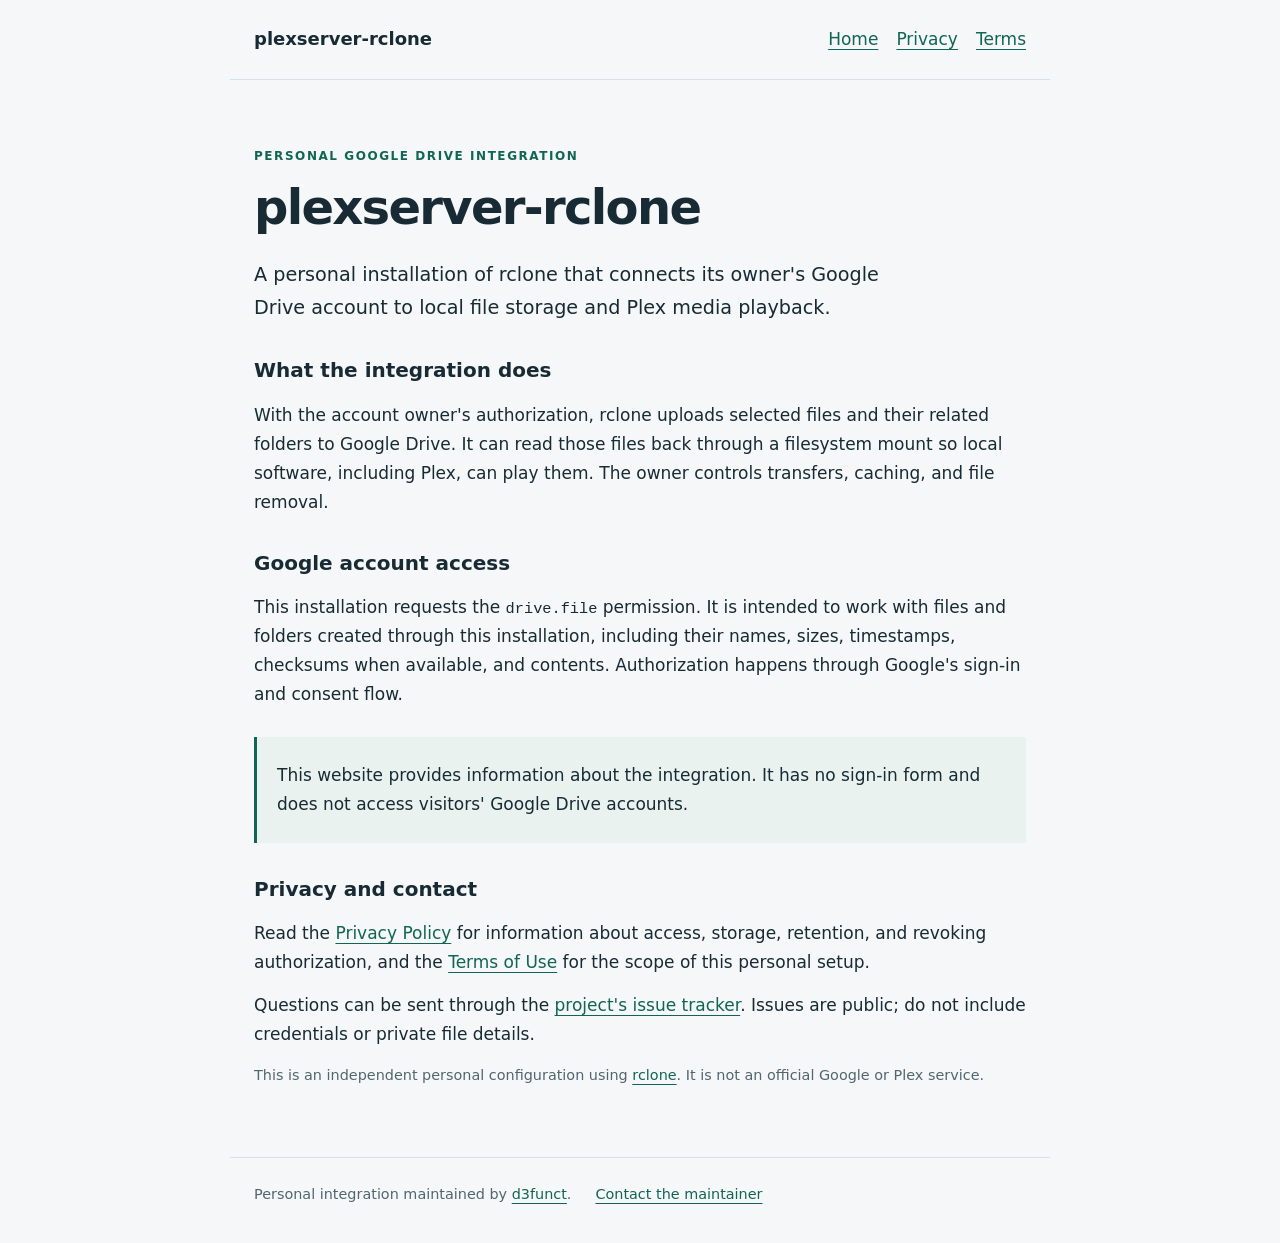
<file: index.html>
<!doctype html>
<html lang="en">
<head>
<meta charset="utf-8">
<meta name="viewport" content="width=device-width, initial-scale=1">
<meta name="description" content="Information about a personal rclone integration for Google Drive file storage and Plex playback.">
<title>Home | plexserver-rclone</title>
<link rel="stylesheet" href="style.css">
</head>
<body>
<header>
<a class="brand" href="index.html">plexserver-rclone</a>
<nav aria-label="Main navigation"><a href="index.html">Home</a><a href="privacy.html">Privacy</a><a href="terms.html">Terms</a></nav>
</header>
<main>
<p class="eyebrow">Personal Google Drive integration</p>
<h1>plexserver-rclone</h1>
<p class="lead">A personal installation of rclone that connects its owner's Google Drive account to local file storage and Plex media playback.</p>
<h2>What the integration does</h2>
<p>With the account owner's authorization, rclone uploads selected files and their related folders to Google Drive. It can read those files back through a filesystem mount so local software, including Plex, can play them. The owner controls transfers, caching, and file removal.</p>
<h2>Google account access</h2>
<p>This installation requests the <code>drive.file</code> permission. It is intended to work with files and folders created through this installation, including their names, sizes, timestamps, checksums when available, and contents. Authorization happens through Google's sign-in and consent flow.</p>
<div class="note"><p>This website provides information about the integration. It has no sign-in form and does not access visitors' Google Drive accounts.</p></div>
<h2>Privacy and contact</h2>
<p>Read the <a href="privacy.html">Privacy Policy</a> for information about access, storage, retention, and revoking authorization, and the <a href="terms.html">Terms of Use</a> for the scope of this personal setup.</p>
<p>Questions can be sent through the <a href="https://github.com/d3funct/plexserver-rclone/issues">project's issue tracker</a>. Issues are public; do not include credentials or private file details.</p>
<p class="muted">This is an independent personal configuration using <a href="https://rclone.org/">rclone</a>. It is not an official Google or Plex service.</p>
</main>
<footer><span>Personal integration maintained by <a href="https://github.com/d3funct">d3funct</a>.</span><a href="https://github.com/d3funct/plexserver-rclone/issues">Contact the maintainer</a></footer>
</body>
</html>
</file>
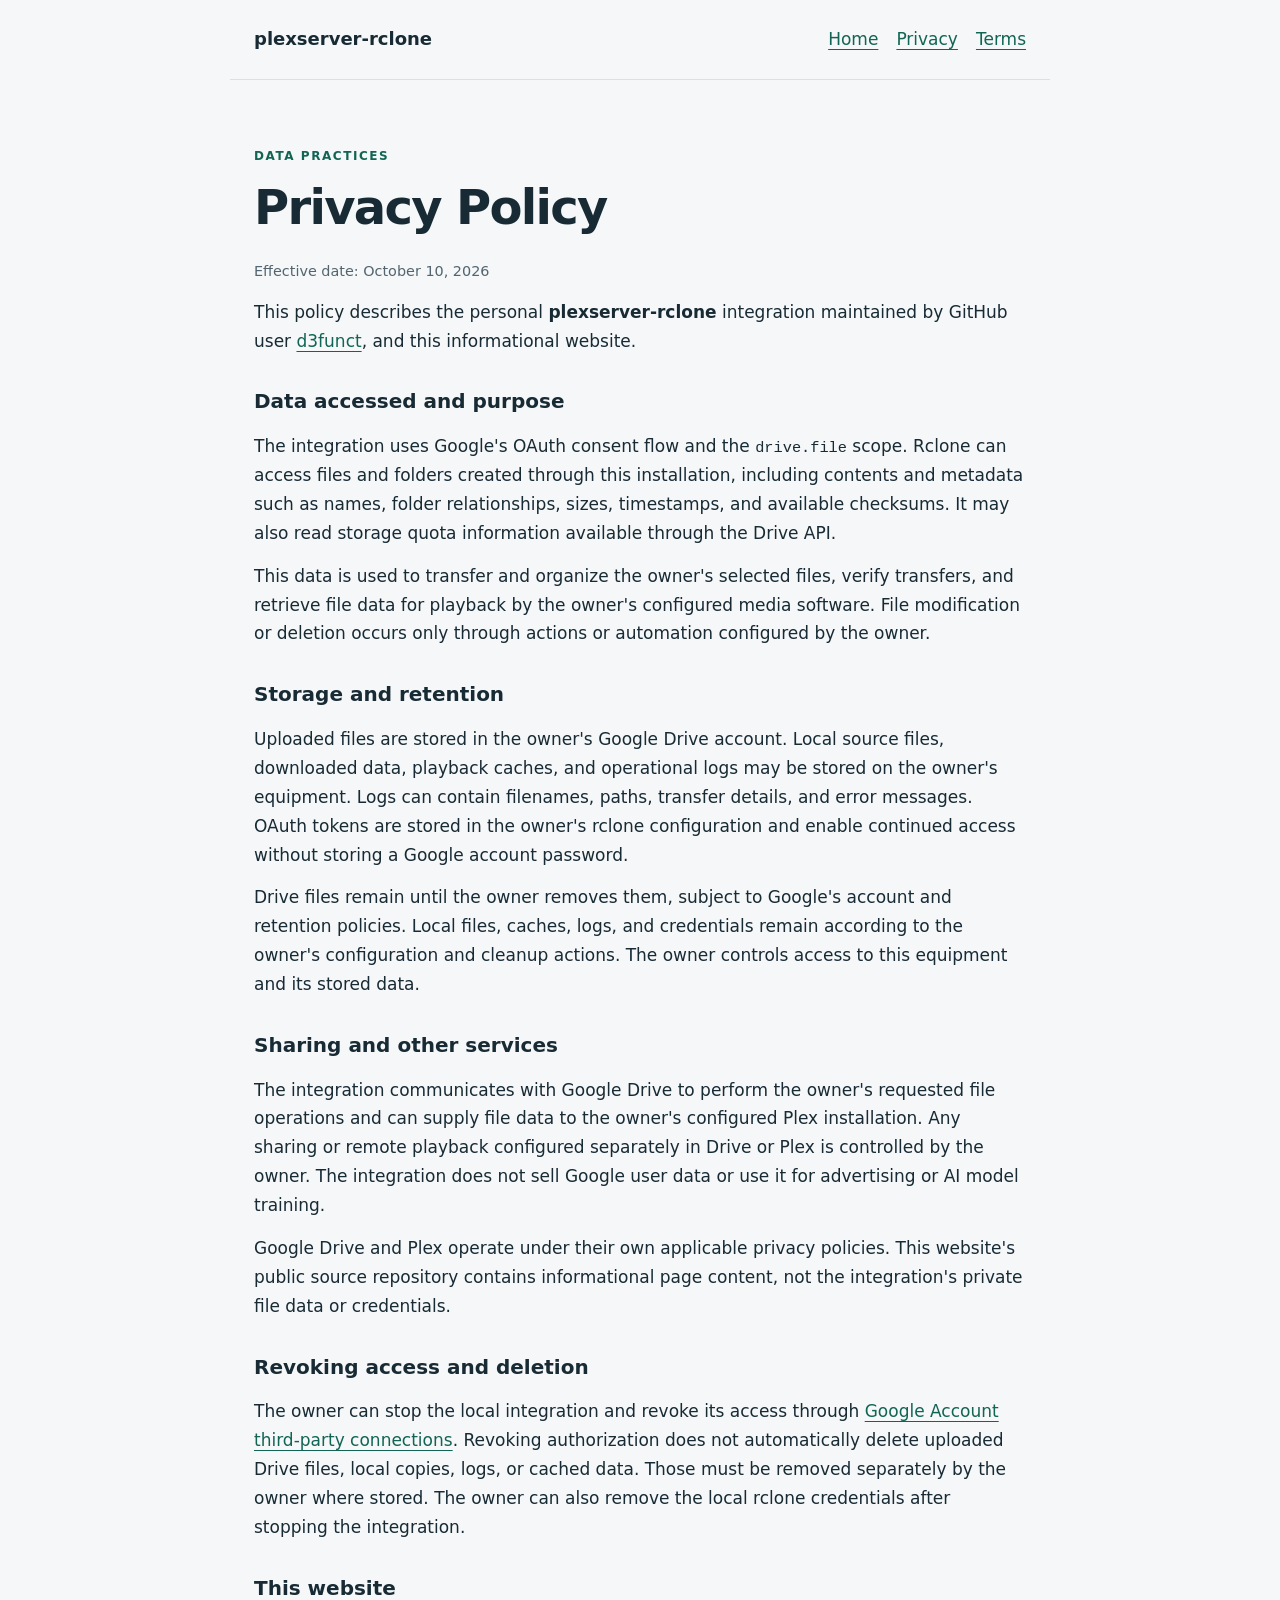
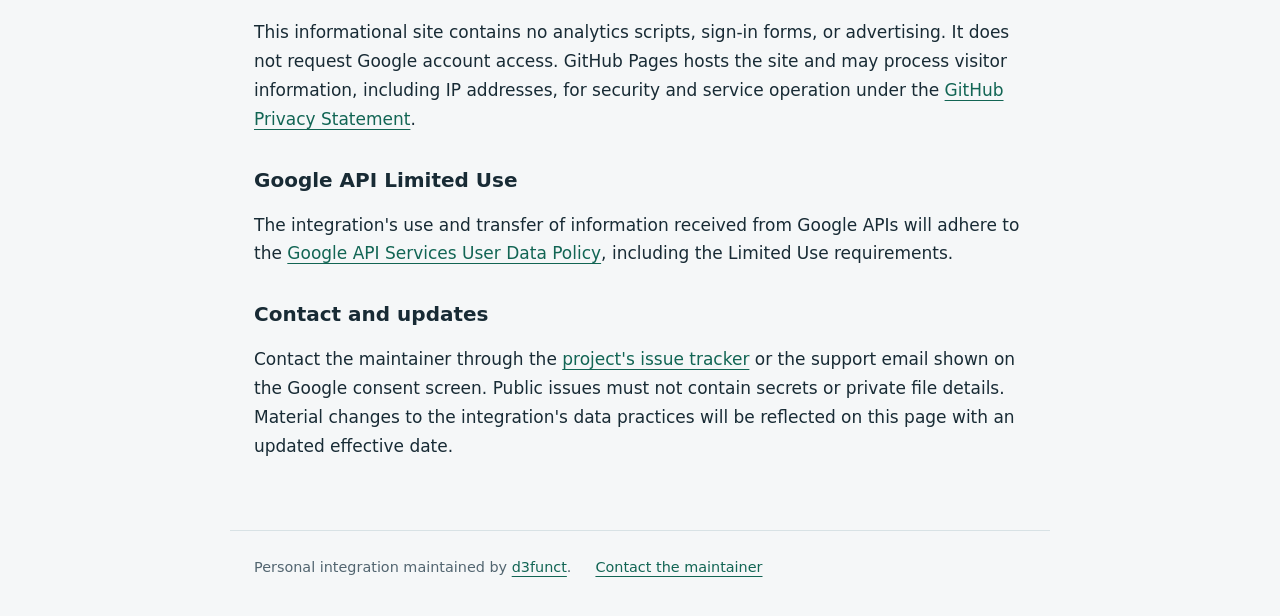
<file: privacy.html>
<!doctype html>
<html lang="en">
<head>
<meta charset="utf-8">
<meta name="viewport" content="width=device-width, initial-scale=1">
<meta name="description" content="How the personal plexserver-rclone integration accesses, uses, stores, and retains Google Drive data.">
<title>Privacy Policy | plexserver-rclone</title>
<link rel="stylesheet" href="style.css">
</head>
<body>
<header>
<a class="brand" href="index.html">plexserver-rclone</a>
<nav aria-label="Main navigation"><a href="index.html">Home</a><a href="privacy.html">Privacy</a><a href="terms.html">Terms</a></nav>
</header>
<main>
<p class="eyebrow">Data practices</p>
<h1>Privacy Policy</h1>
<p class="muted">Effective date: October 10, 2026</p>
<p>This policy describes the personal <strong>plexserver-rclone</strong> integration maintained by GitHub user <a href="https://github.com/d3funct">d3funct</a>, and this informational website.</p>
<h2>Data accessed and purpose</h2>
<p>The integration uses Google's OAuth consent flow and the <code>drive.file</code> scope. Rclone can access files and folders created through this installation, including contents and metadata such as names, folder relationships, sizes, timestamps, and available checksums. It may also read storage quota information available through the Drive API.</p>
<p>This data is used to transfer and organize the owner's selected files, verify transfers, and retrieve file data for playback by the owner's configured media software. File modification or deletion occurs only through actions or automation configured by the owner.</p>
<h2>Storage and retention</h2>
<p>Uploaded files are stored in the owner's Google Drive account. Local source files, downloaded data, playback caches, and operational logs may be stored on the owner's equipment. Logs can contain filenames, paths, transfer details, and error messages. OAuth tokens are stored in the owner's rclone configuration and enable continued access without storing a Google account password.</p>
<p>Drive files remain until the owner removes them, subject to Google's account and retention policies. Local files, caches, logs, and credentials remain according to the owner's configuration and cleanup actions. The owner controls access to this equipment and its stored data.</p>
<h2>Sharing and other services</h2>
<p>The integration communicates with Google Drive to perform the owner's requested file operations and can supply file data to the owner's configured Plex installation. Any sharing or remote playback configured separately in Drive or Plex is controlled by the owner. The integration does not sell Google user data or use it for advertising or AI model training.</p>
<p>Google Drive and Plex operate under their own applicable privacy policies. This website's public source repository contains informational page content, not the integration's private file data or credentials.</p>
<h2>Revoking access and deletion</h2>
<p>The owner can stop the local integration and revoke its access through <a href="https://myaccount.google.com/connections">Google Account third-party connections</a>. Revoking authorization does not automatically delete uploaded Drive files, local copies, logs, or cached data. Those must be removed separately by the owner where stored. The owner can also remove the local rclone credentials after stopping the integration.</p>
<h2>This website</h2>
<p>This informational site contains no analytics scripts, sign-in forms, or advertising. It does not request Google account access. GitHub Pages hosts the site and may process visitor information, including IP addresses, for security and service operation under the <a href="https://docs.github.com/en/site-policy/privacy-policies/github-general-privacy-statement">GitHub Privacy Statement</a>.</p>
<h2>Google API Limited Use</h2>
<p>The integration's use and transfer of information received from Google APIs will adhere to the <a href="https://developers.google.com/terms/api-services-user-data-policy">Google API Services User Data Policy</a>, including the Limited Use requirements.</p>
<h2>Contact and updates</h2>
<p>Contact the maintainer through the <a href="https://github.com/d3funct/plexserver-rclone/issues">project's issue tracker</a> or the support email shown on the Google consent screen. Public issues must not contain secrets or private file details. Material changes to the integration's data practices will be reflected on this page with an updated effective date.</p>
</main>
<footer><span>Personal integration maintained by <a href="https://github.com/d3funct">d3funct</a>.</span><a href="https://github.com/d3funct/plexserver-rclone/issues">Contact the maintainer</a></footer>
</body>
</html>
</file>
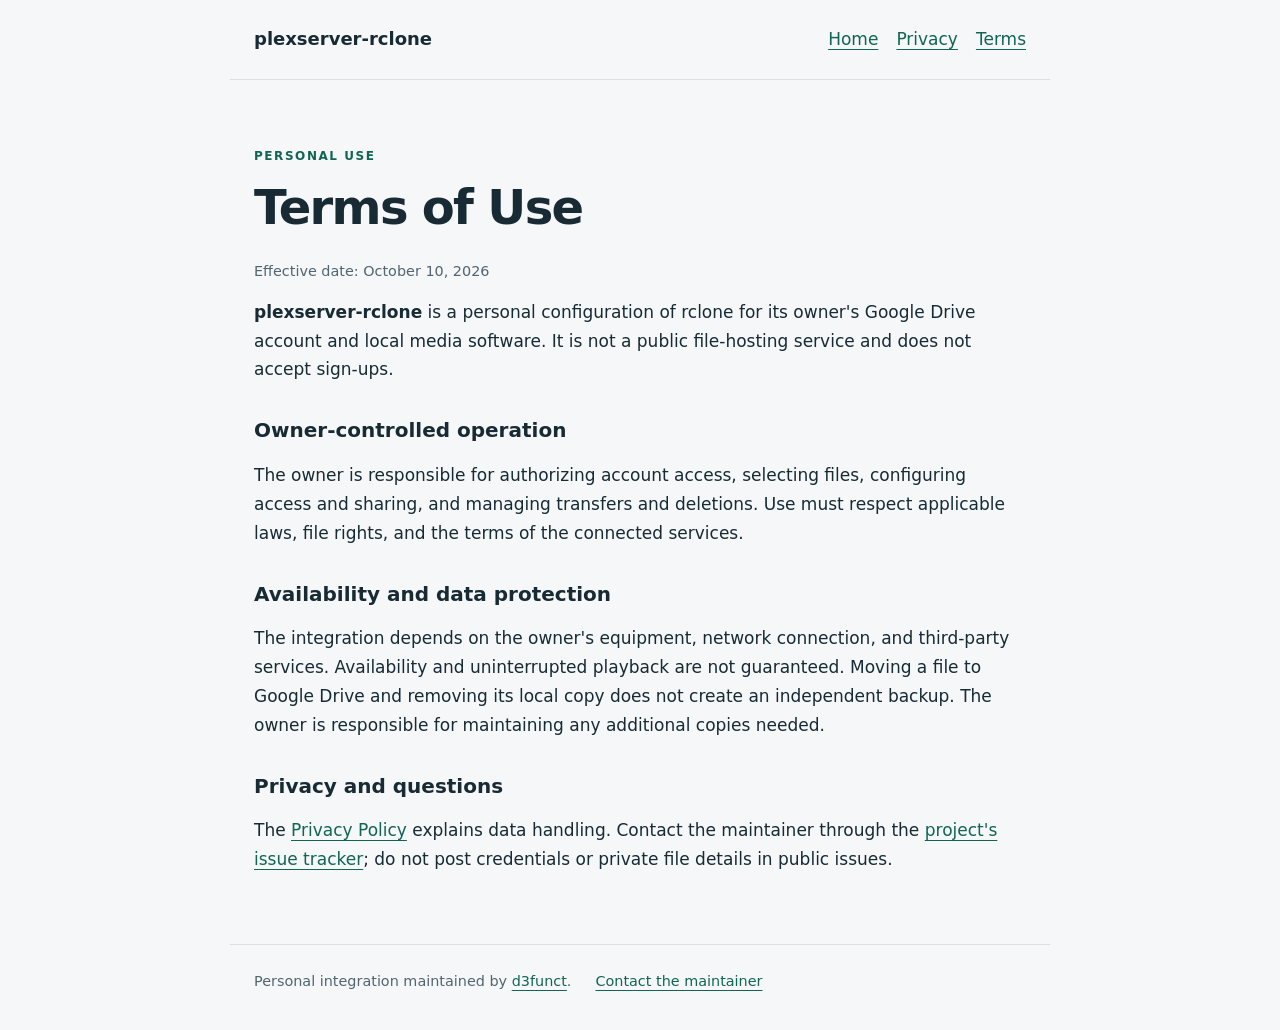
<file: terms.html>
<!doctype html>
<html lang="en">
<head>
<meta charset="utf-8">
<meta name="viewport" content="width=device-width, initial-scale=1">
<meta name="description" content="The intended use of the personal plexserver-rclone integration and its informational website.">
<title>Terms of Use | plexserver-rclone</title>
<link rel="stylesheet" href="style.css">
</head>
<body>
<header>
<a class="brand" href="index.html">plexserver-rclone</a>
<nav aria-label="Main navigation"><a href="index.html">Home</a><a href="privacy.html">Privacy</a><a href="terms.html">Terms</a></nav>
</header>
<main>
<p class="eyebrow">Personal use</p>
<h1>Terms of Use</h1>
<p class="muted">Effective date: October 10, 2026</p>
<p><strong>plexserver-rclone</strong> is a personal configuration of rclone for its owner's Google Drive account and local media software. It is not a public file-hosting service and does not accept sign-ups.</p>
<h2>Owner-controlled operation</h2>
<p>The owner is responsible for authorizing account access, selecting files, configuring access and sharing, and managing transfers and deletions. Use must respect applicable laws, file rights, and the terms of the connected services.</p>
<h2>Availability and data protection</h2>
<p>The integration depends on the owner's equipment, network connection, and third-party services. Availability and uninterrupted playback are not guaranteed. Moving a file to Google Drive and removing its local copy does not create an independent backup. The owner is responsible for maintaining any additional copies needed.</p>
<h2>Privacy and questions</h2>
<p>The <a href="privacy.html">Privacy Policy</a> explains data handling. Contact the maintainer through the <a href="https://github.com/d3funct/plexserver-rclone/issues">project's issue tracker</a>; do not post credentials or private file details in public issues.</p>
</main>
<footer><span>Personal integration maintained by <a href="https://github.com/d3funct">d3funct</a>.</span><a href="https://github.com/d3funct/plexserver-rclone/issues">Contact the maintainer</a></footer>
</body>
</html>
</file>
<file: style.css>
:root{color-scheme:light;--ink:#182b35;--muted:#526570;--paper:#f5f7f8;--accent:#126554;--line:#d8e2e5}*{box-sizing:border-box}body{margin:0;background:var(--paper);color:var(--ink);font:17px/1.7 system-ui,-apple-system,BlinkMacSystemFont,"Segoe UI",sans-serif}header,main,footer{max-width:820px;margin:auto;padding:24px}header{display:flex;justify-content:space-between;align-items:center;gap:20px;border-bottom:1px solid var(--line)}.brand{font-size:18px;font-weight:750;color:var(--ink);text-decoration:none}nav{display:flex;gap:18px;flex-wrap:wrap}a{color:var(--accent);text-underline-offset:4px}a:hover{text-decoration-thickness:2px}a:focus-visible{outline:3px solid var(--accent);outline-offset:5px}main{padding-top:52px;padding-bottom:56px}h1{font-size:clamp(2rem,6vw,3rem);line-height:1.15;letter-spacing:-.035em;margin:12px 0 24px}h2{font-size:1.25rem;line-height:1.4;margin-top:32px}p{margin:14px 0}.eyebrow{font-size:12px;font-weight:750;letter-spacing:.13em;text-transform:uppercase;color:var(--accent)}.lead{font-size:1.2rem;max-width:650px}.note{border-left:3px solid var(--accent);padding:10px 20px;margin:28px 0;background:#eaf2ef}.muted,footer{color:var(--muted);font-size:.9rem}footer{border-top:1px solid var(--line);display:flex;flex-wrap:wrap;gap:10px 24px;padding-bottom:36px}li{margin:8px 0}code{font-size:.9em;overflow-wrap:anywhere}@media(max-width:540px){header{align-items:flex-start;flex-direction:column;gap:10px}header,main,footer{padding-left:20px;padding-right:20px}main{padding-top:32px}nav{gap:14px}}
</file>
